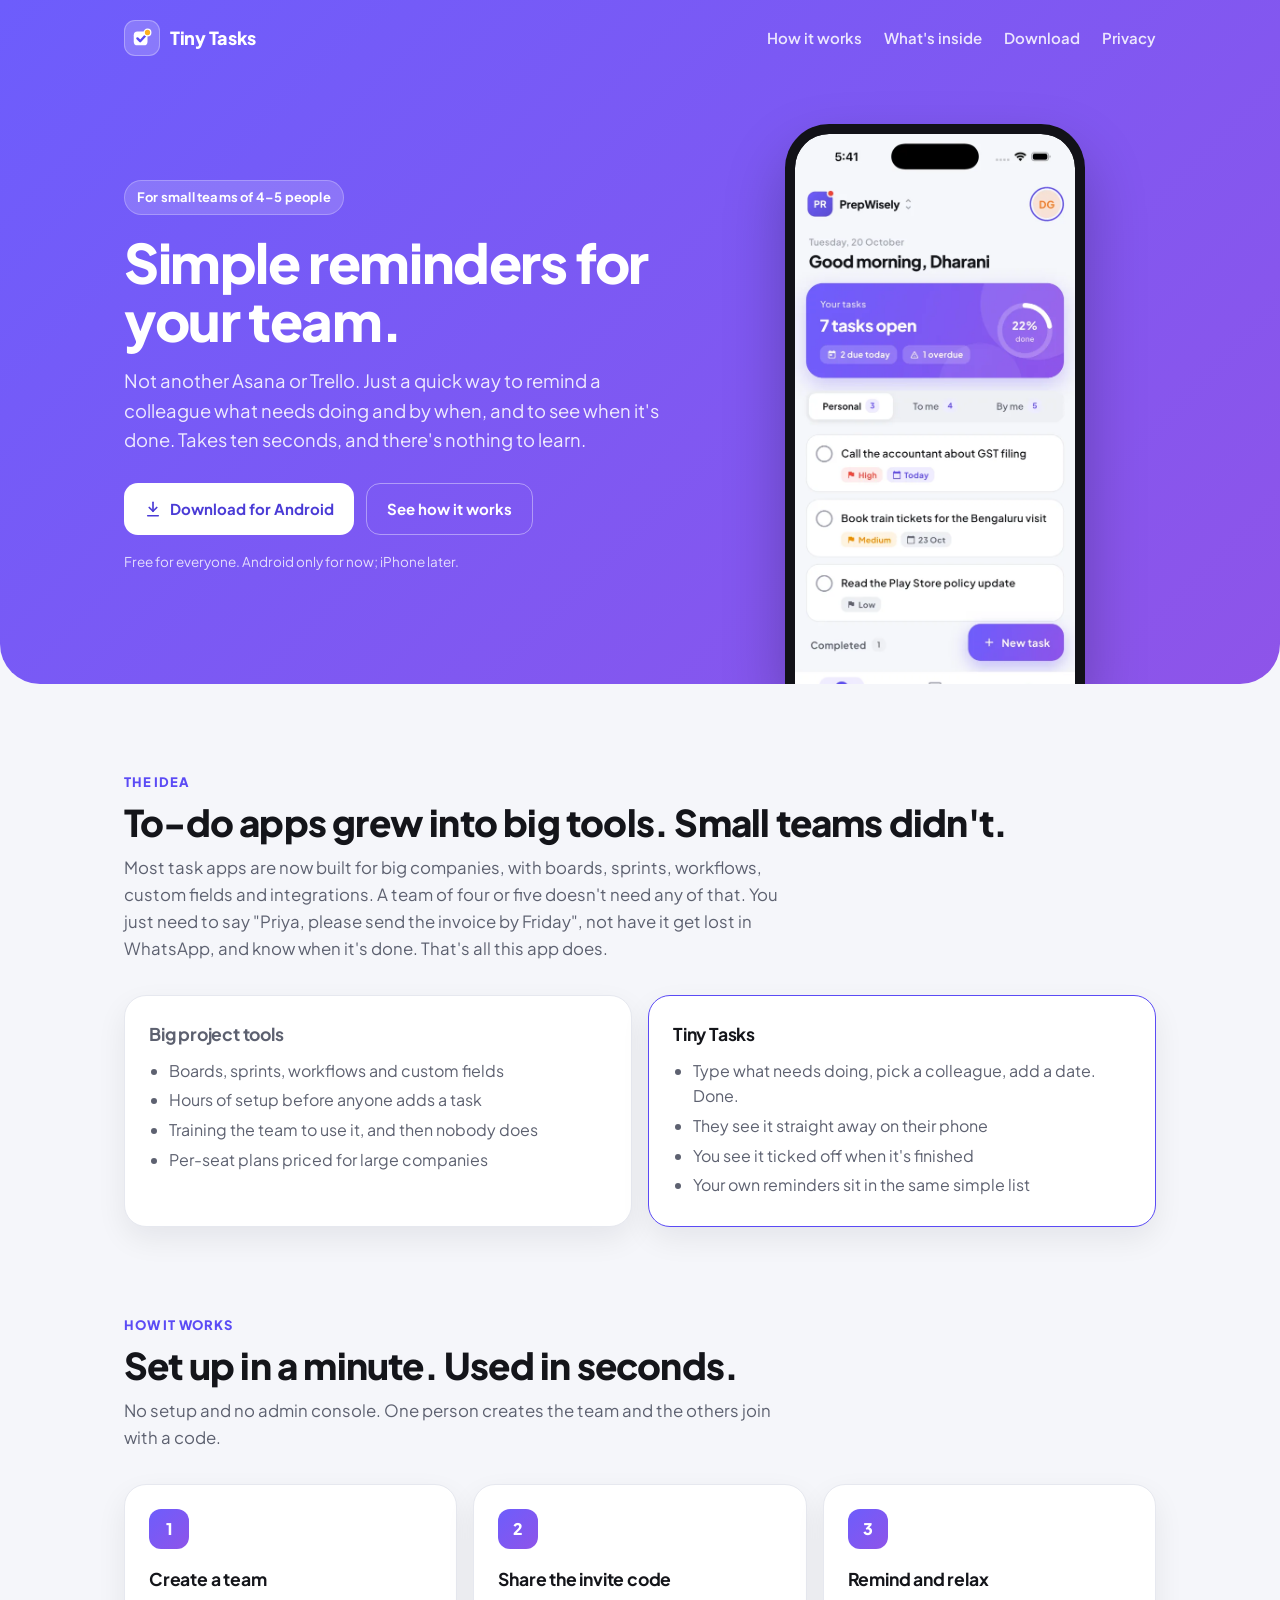
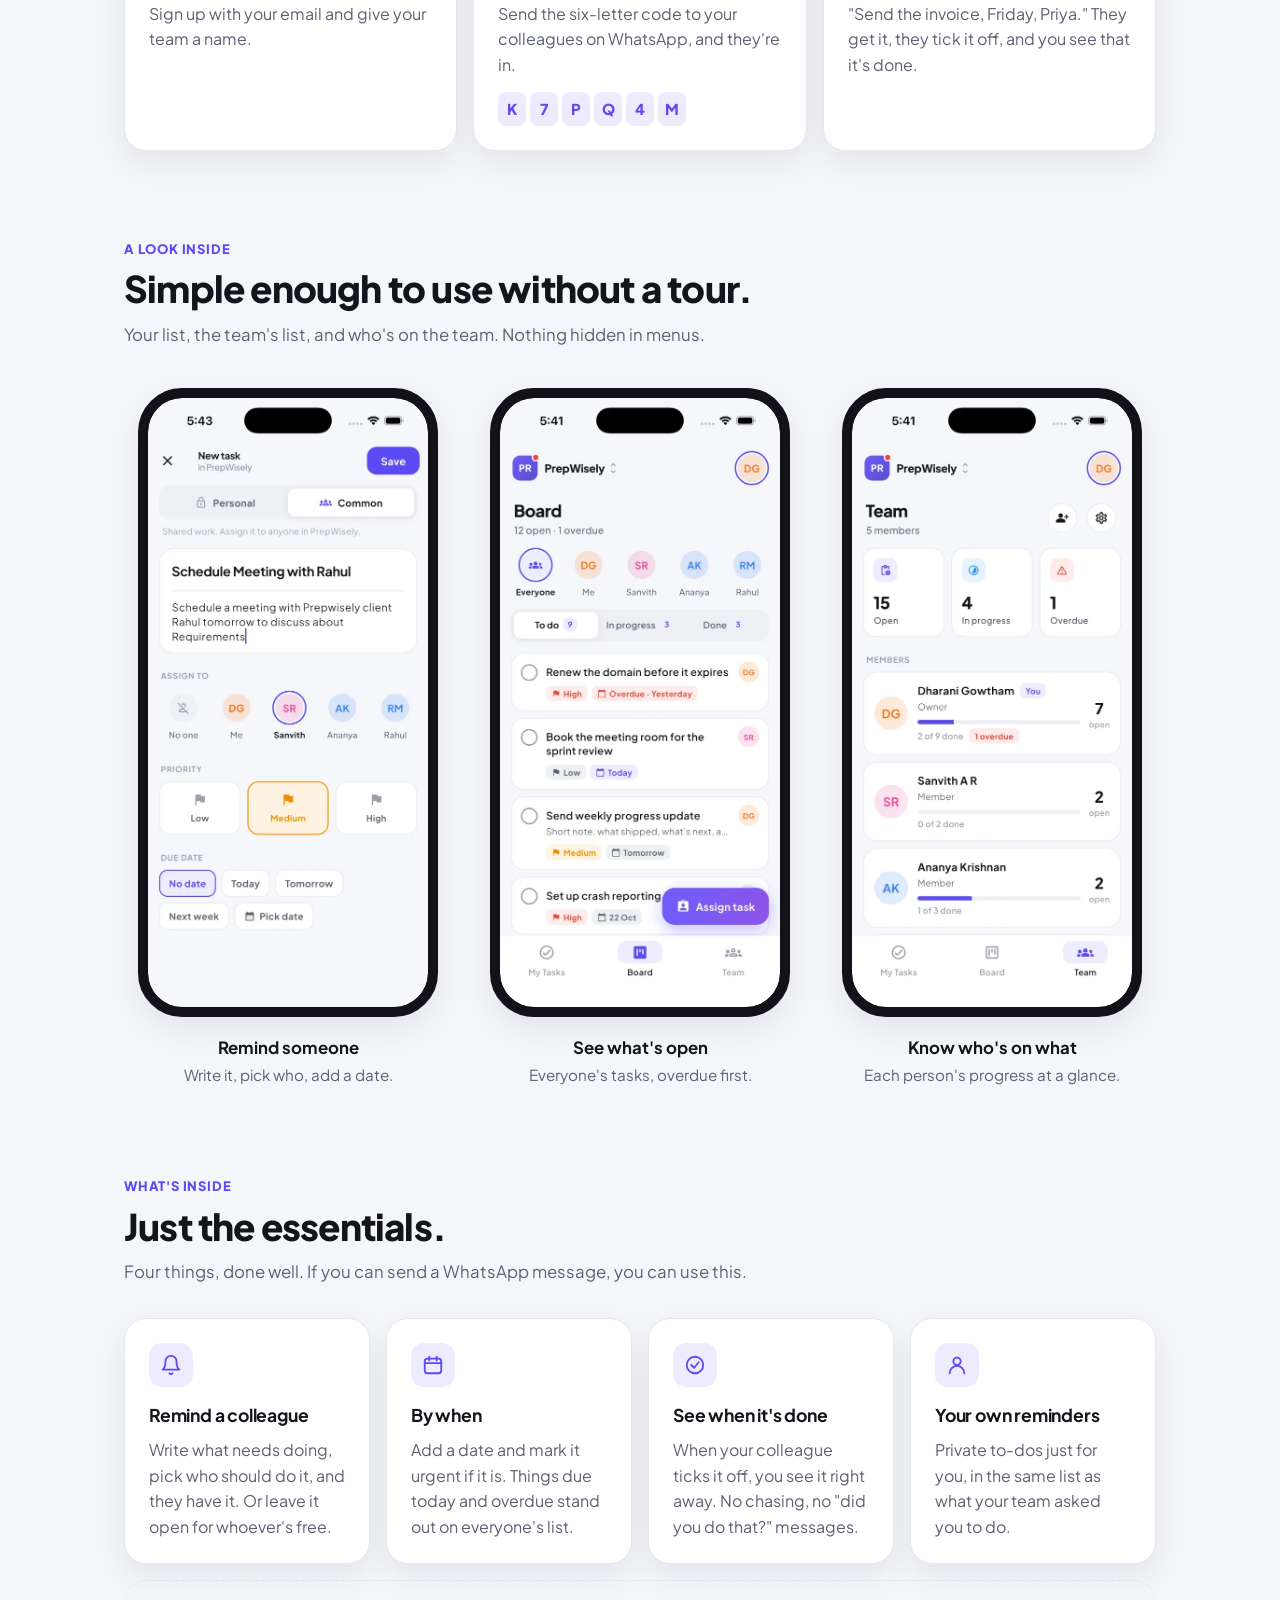
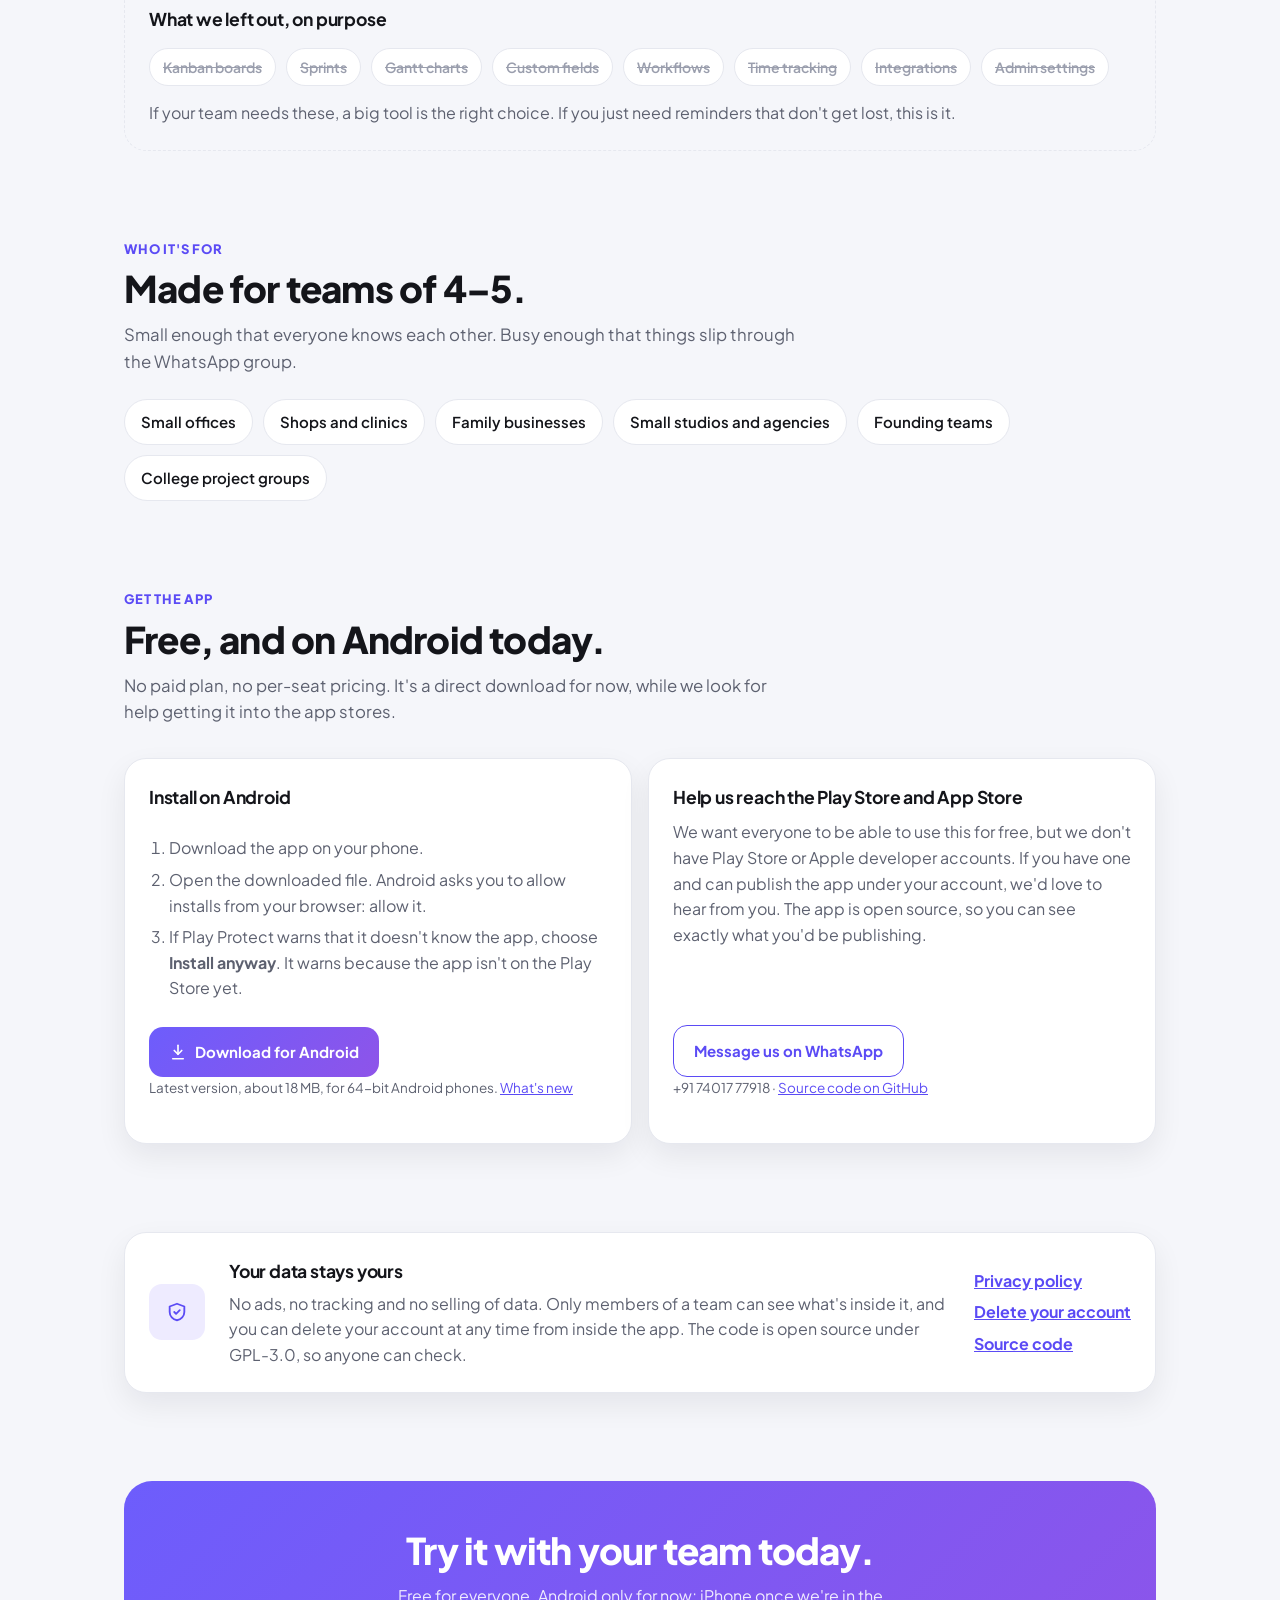
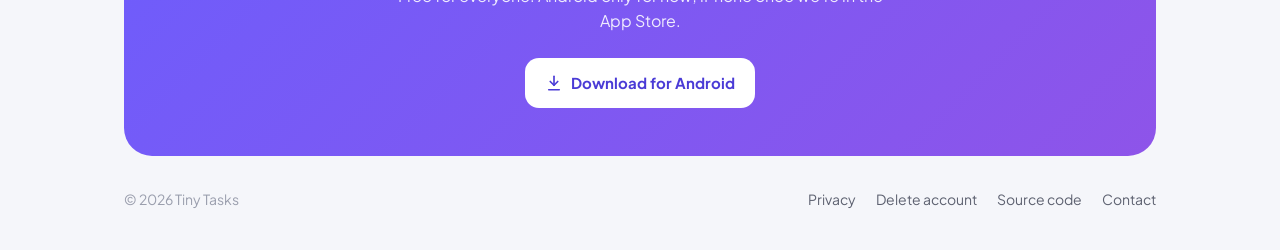
<file: docs/index.html>
<!doctype html>
<html lang="en">
<head>
  <meta charset="utf-8">
  <meta name="viewport" content="width=device-width, initial-scale=1">
  <title>Tiny Tasks</title>
  <meta name="description" content="Tiny Tasks is a simple reminder app for small teams of 4–5. Remind a colleague what needs doing and when, and see when it's done. No boards, no setup, nothing to learn.">
  <meta property="og:title" content="Tiny Tasks">
  <meta property="og:description" content="Simple reminders for small teams. Not another Asana or Trello.">
  <link rel="icon" type="image/png" href="icon.png">
  <link rel="preconnect" href="https://fonts.googleapis.com">
  <link rel="preconnect" href="https://fonts.gstatic.com" crossorigin>
  <link href="https://fonts.googleapis.com/css2?family=Plus+Jakarta+Sans:wght@400;500;600;700;800&display=swap" rel="stylesheet">
  <style>
    :root {
      --canvas: #f5f6fa;
      --surface: #ffffff;
      --surface-muted: #eef0f5;
      --border: #e6e8ef;
      --text: #14151a;
      --text-2: #5d6170;
      --muted: #9a9ead;
      --brand: #5b4bf5;
      --brand-soft: #eeebff;
      --grad: linear-gradient(135deg, #6d5dfc, #8e54e9);
      --success: #12b76a;
      --success-soft: #e5f7ee;
      --warning: #f08c00;
      --warning-soft: #fef3e2;
      --info: #2e90fa;
      --info-soft: #e6f1fe;
      --danger: #f04438;
      --shadow: 0 12px 30px rgba(20, 21, 26, 0.07);
    }
    @media (prefers-color-scheme: dark) {
      :root {
        --canvas: #0e0f13;
        --surface: #17181d;
        --surface-muted: #21232a;
        --border: #2a2c35;
        --text: #f3f4f7;
        --text-2: #a5a9b8;
        --muted: #6b6f7e;
        --brand: #8b7dff;
        --brand-soft: #262046;
        --grad: linear-gradient(135deg, #5b4bf5, #7b3fd9);
        --success: #32d583;
        --success-soft: #10291e;
        --warning: #fdb022;
        --warning-soft: #2e2210;
        --info: #53b1fd;
        --info-soft: #102538;
        --danger: #f97066;
        --shadow: 0 12px 30px rgba(0, 0, 0, 0.35);
      }
    }
    * { box-sizing: border-box; }
    html { scroll-behavior: smooth; }
    body {
      margin: 0;
      background: var(--canvas);
      color: var(--text);
      font: 16px/1.6 "Plus Jakarta Sans", -apple-system, BlinkMacSystemFont, "Segoe UI", Roboto, sans-serif;
      -webkit-font-smoothing: antialiased;
    }
    a { color: var(--brand); }
    .wrap { max-width: 1080px; margin: 0 auto; padding: 0 24px; }
    @media (max-width: 600px) { .wrap { padding: 0 16px; } }

    /* Hero */
    .hero {
      background: var(--grad);
      color: #fff;
      border-radius: 0 0 40px 40px;
      overflow: hidden;
    }
    nav {
      display: flex; align-items: center; justify-content: space-between;
      padding: 20px 0;
    }
    .logo { display: flex; align-items: center; gap: 10px; font-weight: 800; font-size: 18px; letter-spacing: -0.3px; color: #fff; text-decoration: none; }
    .logo-mark {
      width: 36px; height: 36px; border-radius: 11px;
      background: rgba(255,255,255,0.18); border: 1px solid rgba(255,255,255,0.3);
      display: grid; place-items: center;
    }
    nav .links { display: flex; gap: 22px; }
    nav .links a { color: rgba(255,255,255,0.85); text-decoration: none; font-weight: 600; font-size: 15px; }
    nav .links a:hover { color: #fff; }
    @media (max-width: 600px) { nav .links { display: none; } }

    .hero-grid {
      display: grid; grid-template-columns: 1.1fr 0.9fr; gap: 48px; align-items: center;
      padding: 48px 0 0;
    }
    @media (max-width: 860px) {
      .hero-grid { grid-template-columns: 1fr; gap: 40px; padding-top: 24px; text-align: center; }
    }
    .eyebrow {
      display: inline-block; padding: 6px 12px; border-radius: 999px;
      background: rgba(255,255,255,0.16); border: 1px solid rgba(255,255,255,0.25);
      font-size: 13px; font-weight: 700; letter-spacing: 0.2px;
    }
    h1 {
      font-size: clamp(2.2rem, 5vw, 3.4rem); line-height: 1.08; letter-spacing: -1.4px;
      margin: 18px 0 16px; font-weight: 800;
    }
    .lede { font-size: 1.15rem; color: rgba(255,255,255,0.88); max-width: 34em; margin: 0 0 28px; }
    @media (max-width: 860px) { .lede { margin-left: auto; margin-right: auto; } }
    .cta { display: flex; gap: 12px; flex-wrap: wrap; padding-bottom: 56px; }
    @media (max-width: 860px) { .cta { justify-content: center; } }
    .btn {
      display: inline-flex; align-items: center; gap: 8px;
      padding: 13px 20px; border-radius: 14px; font-weight: 700; font-size: 15px; text-decoration: none;
    }
    .btn-light { background: #fff; color: #4a3bd6; }
    .btn-ghost { color: #fff; border: 1px solid rgba(255,255,255,0.4); }
    .soon { font-size: 13.5px; color: rgba(255,255,255,0.8); margin: -40px 0 56px; }

    /* Phones: real app screenshots (600 × 1305, 2× for ~300px wide) */
    .phone-col { display: flex; justify-content: center; align-self: end; }
    .phone {
      width: 300px; max-width: 100%;
      background: #121218; border: 10px solid #121218;
      border-radius: 44px; overflow: hidden;
      box-shadow: 0 30px 60px rgba(0,0,0,0.25);
    }
    .phone img { display: block; width: 100%; height: auto; border-radius: 34px; }
    /* In the hero the phone rises out of the bottom edge, cropped. */
    .hero .phone { height: 560px; border-bottom: 0; border-radius: 44px 44px 0 0; }
    .hero .phone img { border-radius: 34px 34px 0 0; }
    @media (max-width: 600px) { .hero .phone { height: 480px; } }

    .shots {
      display: grid; grid-template-columns: repeat(3, 1fr); gap: 24px;
      margin-top: 40px; justify-items: center;
    }
    .shots figure { margin: 0; width: 100%; max-width: 300px; }
    .shots .phone { width: 100%; box-shadow: var(--shadow); }
    .shots figcaption { margin-top: 18px; text-align: center; }
    .shots figcaption b { display: block; font-size: 1.05rem; }
    .shots figcaption span { color: var(--text-2); font-size: 0.95rem; }
    /* Phones side by side don't fit: swipe through them instead. */
    @media (max-width: 860px) {
      .shots {
        display: flex; gap: 16px; overflow-x: auto; scroll-snap-type: x mandatory;
        margin-left: -24px; margin-right: -24px; padding: 0 24px 12px;
        scrollbar-width: none;
      }
      .shots::-webkit-scrollbar { display: none; }
      .shots figure { flex: 0 0 240px; scroll-snap-align: center; }
    }
    @media (max-width: 600px) {
      .shots { margin-left: -16px; margin-right: -16px; padding: 0 16px 12px; }
    }

    /* Sections */
    section { padding: 88px 0 0; }
    @media (max-width: 600px) { section { padding-top: 64px; } }
    .kicker { color: var(--brand); font-weight: 800; font-size: 13px; letter-spacing: 0.8px; text-transform: uppercase; }
    h2 { font-size: clamp(1.7rem, 3.4vw, 2.3rem); line-height: 1.15; letter-spacing: -0.8px; margin: 8px 0 12px; font-weight: 800; }
    .sub { color: var(--text-2); font-size: 1.05rem; max-width: 40em; margin: 0; }

    .problem {
      display: grid; grid-template-columns: 1fr 1fr; gap: 16px; margin-top: 32px;
    }
    @media (max-width: 760px) { .problem { grid-template-columns: 1fr; } }
    .card {
      background: var(--surface); border: 1px solid var(--border); border-radius: 22px;
      padding: 24px; box-shadow: var(--shadow);
    }
    .card h3 { margin: 0 0 8px; font-size: 1.1rem; letter-spacing: -0.2px; }
    .card p { margin: 0; color: var(--text-2); }
    .card ul { margin: 10px 0 0; padding-left: 20px; color: var(--text-2); }
    .card li { margin: 4px 0; }
    .card.before h3 { color: var(--text-2); }
    .card.after { border-color: var(--brand); }

    .steps { display: grid; grid-template-columns: repeat(3, 1fr); gap: 16px; margin-top: 32px; counter-reset: s; }
    @media (max-width: 860px) { .steps { grid-template-columns: 1fr; } }
    .step .num {
      width: 40px; height: 40px; border-radius: 12px; background: var(--grad); color: #fff;
      display: grid; place-items: center; font-weight: 800; margin-bottom: 16px;
    }
    .code {
      display: inline-flex; gap: 4px; margin-top: 14px;
    }
    .code span {
      width: 28px; height: 34px; border-radius: 8px; background: var(--brand-soft); color: var(--brand);
      display: grid; place-items: center; font-weight: 800; font-size: 15px;
    }

    .features { display: grid; grid-template-columns: repeat(4, 1fr); gap: 16px; margin-top: 32px; }
    @media (max-width: 960px) { .features { grid-template-columns: 1fr 1fr; } }
    .leftout { margin-top: 16px; box-shadow: none; background: transparent; border-style: dashed; }
    .leftout .who { margin: 14px 0; }
    .leftout .pill { text-decoration: line-through; color: var(--muted); font-size: 14px; padding: 7px 13px; }
    @media (max-width: 560px) { .features { grid-template-columns: 1fr; } }
    .icon {
      width: 44px; height: 44px; border-radius: 13px; background: var(--brand-soft); color: var(--brand);
      display: grid; place-items: center; margin-bottom: 14px;
    }
    .icon svg { width: 22px; height: 22px; }

    .who { display: flex; flex-wrap: wrap; gap: 10px; margin-top: 24px; }
    .pill {
      padding: 10px 16px; border-radius: 999px; background: var(--surface); border: 1px solid var(--border);
      font-weight: 600; font-size: 15px;
    }

    .trust {
      display: grid; grid-template-columns: auto 1fr auto; gap: 24px; align-items: center;
    }
    @media (max-width: 760px) { .trust { grid-template-columns: 1fr; } }
    .trust .icon { margin: 0; width: 56px; height: 56px; }
    .trust h3 { margin: 0 0 6px; }
    .trust .links { display: flex; flex-direction: column; gap: 6px; font-weight: 700; }

    .get { display: grid; grid-template-columns: 1fr 1fr; gap: 16px; margin-top: 32px; }
    @media (max-width: 760px) { .get { grid-template-columns: 1fr; } }
    .get .card { display: flex; flex-direction: column; align-items: flex-start; }
    .get ol { margin: 10px 0 20px; padding-left: 20px; color: var(--text-2); }
    .get li { margin: 6px 0; }
    .get .card p { margin-bottom: 20px; }
    .get .btn { margin-top: auto; }
    .btn-brand { background: var(--grad); color: #fff; }
    .btn-outline { color: var(--brand); border: 1px solid var(--brand); }
    .fine { font-size: 13.5px; color: var(--muted); margin: 12px 0 0; }

    .final {
      margin-top: 88px; background: var(--grad); color: #fff; border-radius: 28px;
      padding: 48px 32px; text-align: center;
    }
    @media (max-width: 600px) { .final { margin-top: 64px; padding: 36px 20px; } }
    .final h2 { color: #fff; margin-top: 0; }
    .final p { color: rgba(255,255,255,0.88); margin: 0 auto 24px; max-width: 32em; }

    footer {
      display: flex; justify-content: space-between; flex-wrap: wrap; gap: 12px;
      padding: 32px 0 40px; color: var(--muted); font-size: 14px;
    }
    footer a { color: var(--text-2); text-decoration: none; margin-left: 18px; }
    footer a:first-child { margin-left: 0; }
    footer a:hover { color: var(--brand); }
  </style>
</head>
<body>

<header class="hero">
  <div class="wrap">
    <nav>
      <a class="logo" href="#">
        <span class="logo-mark">
          <svg width="22" height="22" viewBox="0 0 24 24" aria-hidden="true"><rect x="3" y="5" width="15" height="15" rx="4" fill="#fff"/><path d="m7 12.5 3 3 5.5-6" fill="none" stroke="#5b4bf5" stroke-width="2.6" stroke-linecap="round" stroke-linejoin="round"/><circle cx="18" cy="6" r="3.6" fill="#fdb022" stroke="#fff" stroke-width="1.4"/></svg>
        </span>
        Tiny Tasks
      </a>
      <div class="links">
        <a href="#how">How it works</a>
        <a href="#features">What's inside</a>
        <a href="#download">Download</a>
        <a href="privacy.html">Privacy</a>
      </div>
    </nav>

    <div class="hero-grid">
      <div>
        <span class="eyebrow">For small teams of 4–5 people</span>
        <h1>Simple reminders for your team.</h1>
        <p class="lede">Not another Asana or Trello. Just a quick way to remind a colleague
        what needs doing and by when, and to see when it's done. Takes ten seconds,
        and there's nothing to learn.</p>
        <div class="cta">
          <a class="btn btn-light" href="https://github.com/dharanish01g/prep_admin/releases/latest/download/prepwisely-team.apk"><svg width="18" height="18" viewBox="0 0 24 24" fill="none" stroke="currentColor" stroke-width="2.2" stroke-linecap="round" stroke-linejoin="round" aria-hidden="true"><path d="M12 3v12"/><path d="m7 10 5 5 5-5"/><path d="M5 21h14"/></svg>Download for Android</a>
          <a class="btn btn-ghost" href="#how">See how it works</a>
        </div>
        <p class="soon">Free for everyone. Android only for now; iPhone later.</p>
      </div>

      <div class="phone-col">
        <div class="phone">
          <img src="img/my-tasks.webp" width="600" height="1305"
            alt="My Tasks screen: 7 tasks open, 2 due today and 1 overdue, with a list of personal to-dos">
        </div>
      </div>
    </div>
  </div>
</header>

<main class="wrap">

  <section>
    <div class="kicker">The idea</div>
    <h2>To-do apps grew into big tools. Small teams didn't.</h2>
    <p class="sub">Most task apps are now built for big companies, with boards,
    sprints, workflows, custom fields and integrations. A team of four or five
    doesn't need any of that. You just need to say "Priya, please send the
    invoice by Friday", not have it get lost in WhatsApp, and know when it's
    done. That's all this app does.</p>

    <div class="problem">
      <div class="card before">
        <h3>Big project tools</h3>
        <ul>
          <li>Boards, sprints, workflows and custom fields</li>
          <li>Hours of setup before anyone adds a task</li>
          <li>Training the team to use it, and then nobody does</li>
          <li>Per-seat plans priced for large companies</li>
        </ul>
      </div>
      <div class="card after">
        <h3>Tiny Tasks</h3>
        <ul>
          <li>Type what needs doing, pick a colleague, add a date. Done.</li>
          <li>They see it straight away on their phone</li>
          <li>You see it ticked off when it's finished</li>
          <li>Your own reminders sit in the same simple list</li>
        </ul>
      </div>
    </div>
  </section>

  <section id="how">
    <div class="kicker">How it works</div>
    <h2>Set up in a minute. Used in seconds.</h2>
    <p class="sub">No setup and no admin console. One person creates the team and
    the others join with a code.</p>

    <div class="steps">
      <div class="card step">
        <div class="num">1</div>
        <h3>Create a team</h3>
        <p>Sign up with your email and give your team a name.</p>
      </div>
      <div class="card step">
        <div class="num">2</div>
        <h3>Share the invite code</h3>
        <p>Send the six-letter code to your colleagues on WhatsApp, and
        they're in.</p>
        <div class="code" aria-label="Example code K7PQ4M"><span>K</span><span>7</span><span>P</span><span>Q</span><span>4</span><span>M</span></div>
      </div>
      <div class="card step">
        <div class="num">3</div>
        <h3>Remind and relax</h3>
        <p>"Send the invoice, Friday, Priya." They get it, they tick it off, and
        you see that it's done.</p>
      </div>
    </div>
  </section>

  <section id="screens">
    <div class="kicker">A look inside</div>
    <h2>Simple enough to use without a tour.</h2>
    <p class="sub">Your list, the team's list, and who's on the team. Nothing
    hidden in menus.</p>

    <div class="shots">
      <figure>
        <div class="phone"><img src="img/new-task.webp" width="600" height="1305" loading="lazy"
          alt="New task form: a title and note, a teammate picked under Assign to, priority and due date"></div>
        <figcaption><b>Remind someone</b><span>Write it, pick who, add a date.</span></figcaption>
      </figure>
      <figure>
        <div class="phone"><img src="img/board.webp" width="600" height="1305" loading="lazy"
          alt="Board screen: everyone's open tasks, filterable by person, with overdue and due-today tasks marked"></div>
        <figcaption><b>See what's open</b><span>Everyone's tasks, overdue first.</span></figcaption>
      </figure>
      <figure>
        <div class="phone"><img src="img/team.webp" width="600" height="1305" loading="lazy"
          alt="Team screen: open, in progress and overdue counts, and each member's progress"></div>
        <figcaption><b>Know who's on what</b><span>Each person's progress at a glance.</span></figcaption>
      </figure>
    </div>
  </section>

  <section id="features">
    <div class="kicker">What's inside</div>
    <h2>Just the essentials.</h2>
    <p class="sub">Four things, done well. If you can send a WhatsApp message, you
    can use this.</p>

    <div class="features">
      <div class="card">
        <div class="icon"><svg viewBox="0 0 24 24" fill="none" stroke="currentColor" stroke-width="2" stroke-linecap="round" stroke-linejoin="round"><path d="M6 8a6 6 0 0 1 12 0c0 7 3 9 3 9H3s3-2 3-9"/><path d="M10.3 21a1.94 1.94 0 0 0 3.4 0"/></svg></div>
        <h3>Remind a colleague</h3>
        <p>Write what needs doing, pick who should do it, and they have it. Or leave
        it open for whoever's free.</p>
      </div>
      <div class="card">
        <div class="icon"><svg viewBox="0 0 24 24" fill="none" stroke="currentColor" stroke-width="2" stroke-linecap="round" stroke-linejoin="round"><rect x="3" y="5" width="18" height="16" rx="3"/><path d="M3 10h18M8 3v4M16 3v4"/></svg></div>
        <h3>By when</h3>
        <p>Add a date and mark it urgent if it is. Things due today and overdue
        stand out on everyone's list.</p>
      </div>
      <div class="card">
        <div class="icon"><svg viewBox="0 0 24 24" fill="none" stroke="currentColor" stroke-width="2" stroke-linecap="round" stroke-linejoin="round"><circle cx="12" cy="12" r="9"/><path d="m8 12 3 3 5-6"/></svg></div>
        <h3>See when it's done</h3>
        <p>When your colleague ticks it off, you see it right away. No chasing, no
        "did you do that?" messages.</p>
      </div>
      <div class="card">
        <div class="icon"><svg viewBox="0 0 24 24" fill="none" stroke="currentColor" stroke-width="2" stroke-linecap="round" stroke-linejoin="round"><circle cx="12" cy="8" r="4"/><path d="M4 21a8 8 0 0 1 16 0"/></svg></div>
        <h3>Your own reminders</h3>
        <p>Private to-dos just for you, in the same list as what your team asked
        you to do.</p>
      </div>
    </div>

    <div class="card leftout">
      <h3>What we left out, on purpose</h3>
      <div class="who">
        <span class="pill">Kanban boards</span>
        <span class="pill">Sprints</span>
        <span class="pill">Gantt charts</span>
        <span class="pill">Custom fields</span>
        <span class="pill">Workflows</span>
        <span class="pill">Time tracking</span>
        <span class="pill">Integrations</span>
        <span class="pill">Admin settings</span>
      </div>
      <p>If your team needs these, a big tool is the right choice. If you just need
      reminders that don't get lost, this is it.</p>
    </div>
  </section>

  <section>
    <div class="kicker">Who it's for</div>
    <h2>Made for teams of 4–5.</h2>
    <p class="sub">Small enough that everyone knows each other. Busy enough that
    things slip through the WhatsApp group.</p>
    <div class="who">
      <span class="pill">Small offices</span>
      <span class="pill">Shops and clinics</span>
      <span class="pill">Family businesses</span>
      <span class="pill">Small studios and agencies</span>
      <span class="pill">Founding teams</span>
      <span class="pill">College project groups</span>
    </div>
  </section>

  <section id="download">
    <div class="kicker">Get the app</div>
    <h2>Free, and on Android today.</h2>
    <p class="sub">No paid plan, no per-seat pricing. It's a direct download for
    now, while we look for help getting it into the app stores.</p>

    <div class="get">
      <div class="card">
        <h3>Install on Android</h3>
        <ol>
          <li>Download the app on your phone.</li>
          <li>Open the downloaded file. Android asks you to allow installs from
          your browser: allow it.</li>
          <li>If Play Protect warns that it doesn't know the app, choose
          <b>Install anyway</b>. It warns because the app isn't on the Play
          Store yet.</li>
        </ol>
        <a class="btn btn-brand" href="https://github.com/dharanish01g/prep_admin/releases/latest/download/prepwisely-team.apk"><svg width="18" height="18" viewBox="0 0 24 24" fill="none" stroke="currentColor" stroke-width="2.2" stroke-linecap="round" stroke-linejoin="round" aria-hidden="true"><path d="M12 3v12"/><path d="m7 10 5 5 5-5"/><path d="M5 21h14"/></svg>Download for Android</a>
        <p class="fine">Latest version, about 18 MB, for 64-bit Android phones. <a href="https://github.com/dharanish01g/prep_admin/releases">What's new</a></p>
      </div>
      <div class="card">
        <h3>Help us reach the Play Store and App Store</h3>
        <p>We want everyone to be able to use this for free, but we don't have
        Play Store or Apple developer accounts. If you have one and can publish
        the app under your account, we'd love to hear from you. The app is open
        source, so you can see exactly what you'd be publishing.</p>
        <a class="btn btn-outline" href="https://wa.me/917401777918?text=Hi%2C%20I%20can%20help%20publish%20Tiny%20Tasks">Message us on WhatsApp</a>
        <p class="fine">+91 74017 77918 · <a href="https://github.com/dharanish01g/prep_admin">Source code on GitHub</a></p>
      </div>
    </div>
  </section>

  <section>
    <div class="card trust">
      <div class="icon"><svg viewBox="0 0 24 24" fill="none" stroke="currentColor" stroke-width="2" stroke-linecap="round" stroke-linejoin="round"><path d="M12 3 4 6v6c0 4.5 3.4 8.2 8 9 4.6-.8 8-4.5 8-9V6l-8-3Z"/><path d="m9 12 2 2 4-4"/></svg></div>
      <div>
        <h3>Your data stays yours</h3>
        <p>No ads, no tracking and no selling of data. Only members of a team can see
        what's inside it, and you can delete your account at any time from inside
        the app. The code is open source under GPL-3.0, so anyone can check.</p>
      </div>
      <div class="links">
        <a href="privacy.html">Privacy policy</a>
        <a href="delete-account.html">Delete your account</a>
        <a href="https://github.com/dharanish01g/prep_admin">Source code</a>
      </div>
    </div>
  </section>

  <div class="final">
    <h2>Try it with your team today.</h2>
    <p>Free for everyone. Android only for now; iPhone once we're in the App
    Store.</p>
    <a class="btn btn-light" href="https://github.com/dharanish01g/prep_admin/releases/latest/download/prepwisely-team.apk"><svg width="18" height="18" viewBox="0 0 24 24" fill="none" stroke="currentColor" stroke-width="2.2" stroke-linecap="round" stroke-linejoin="round" aria-hidden="true"><path d="M12 3v12"/><path d="m7 10 5 5 5-5"/><path d="M5 21h14"/></svg>Download for Android</a>
  </div>

  <footer>
    <span>© 2026 Tiny Tasks</span>
    <span>
      <a href="privacy.html">Privacy</a>
      <a href="delete-account.html">Delete account</a>
      <a href="https://github.com/dharanish01g/prep_admin">Source code</a>
      <a href="https://wa.me/917401777918">Contact</a>
    </span>
  </footer>
</main>

</body>
</html>
</file>
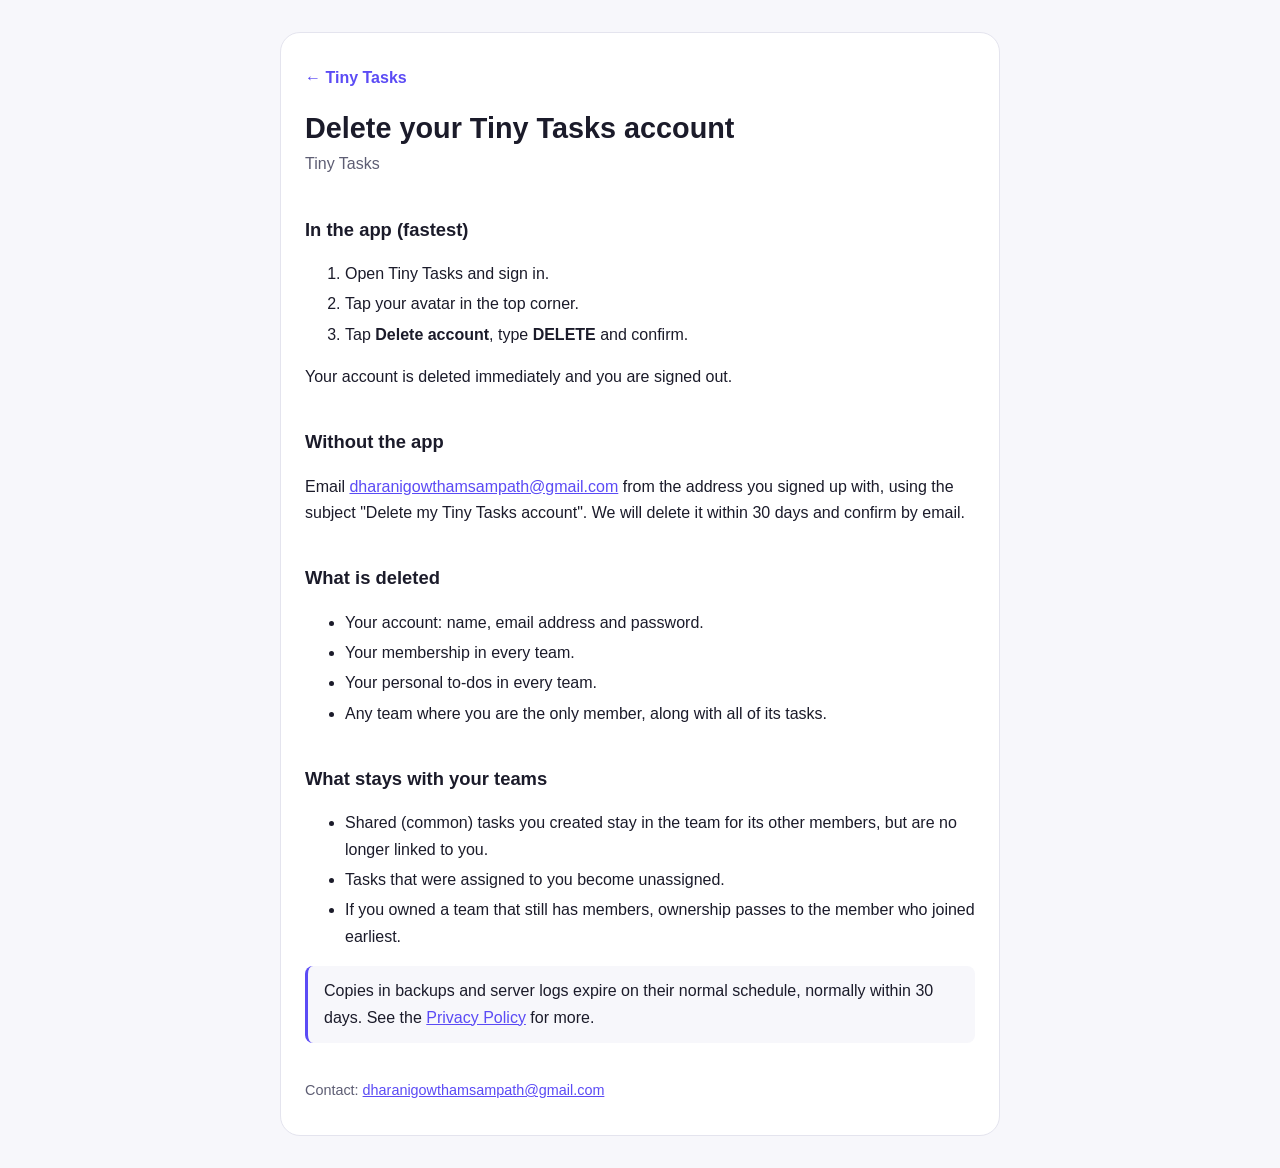
<file: docs/delete-account.html>
<!doctype html>
<html lang="en">
<head>
  <meta charset="utf-8">
  <meta name="viewport" content="width=device-width, initial-scale=1">
  <title>Delete Your Account – Tiny Tasks</title>
  <link rel="stylesheet" href="style.css">
</head>
<body>
<main>
  <a class="home" href="./">← Tiny Tasks</a>
  <h1>Delete your Tiny Tasks account</h1>
  <p class="meta">Tiny Tasks</p>

  <h2>In the app (fastest)</h2>
  <ol>
    <li>Open Tiny Tasks and sign in.</li>
    <li>Tap your avatar in the top corner.</li>
    <li>Tap <strong>Delete account</strong>, type <strong>DELETE</strong> and
    confirm.</li>
  </ol>
  <p>Your account is deleted immediately and you are signed out.</p>

  <h2>Without the app</h2>
  <p>Email <a href="mailto:dharanigowthamsampath@gmail.com?subject=Delete%20my%20Tiny%20Tasks%20account">dharanigowthamsampath@gmail.com</a>
  from the address you signed up with, using the subject "Delete my Tiny Tasks
  account". We will delete it within 30 days and confirm by email.</p>

  <h2>What is deleted</h2>
  <ul>
    <li>Your account: name, email address and password.</li>
    <li>Your membership in every team.</li>
    <li>Your personal to-dos in every team.</li>
    <li>Any team where you are the only member, along with all of its tasks.</li>
  </ul>

  <h2>What stays with your teams</h2>
  <ul>
    <li>Shared (common) tasks you created stay in the team for its other members,
    but are no longer linked to you.</li>
    <li>Tasks that were assigned to you become unassigned.</li>
    <li>If you owned a team that still has members, ownership passes to the
    member who joined earliest.</li>
  </ul>

  <p class="note">Copies in backups and server logs expire on their normal
  schedule, normally within 30 days. See the <a href="privacy.html">Privacy
  Policy</a> for more.</p>

  <footer>Contact: <a href="mailto:dharanigowthamsampath@gmail.com">dharanigowthamsampath@gmail.com</a></footer>
</main>
</body>
</html>
</file>
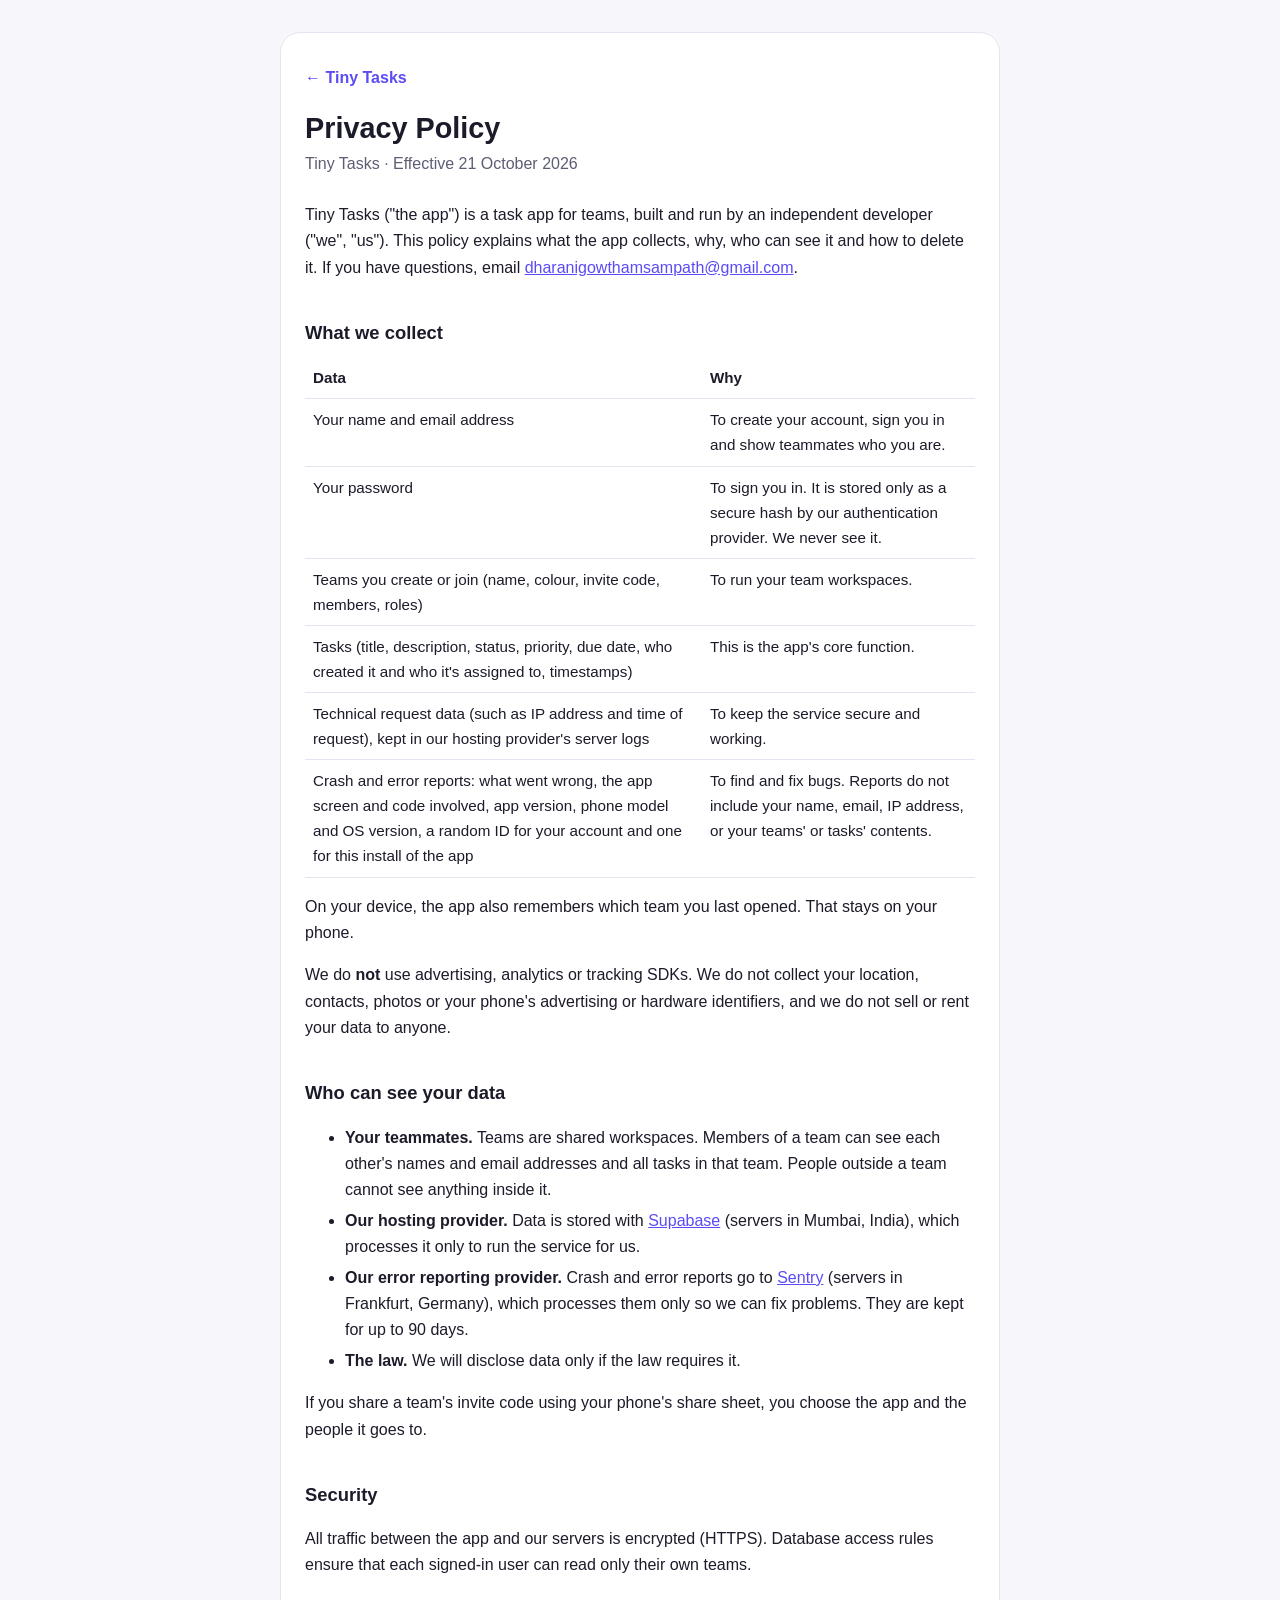
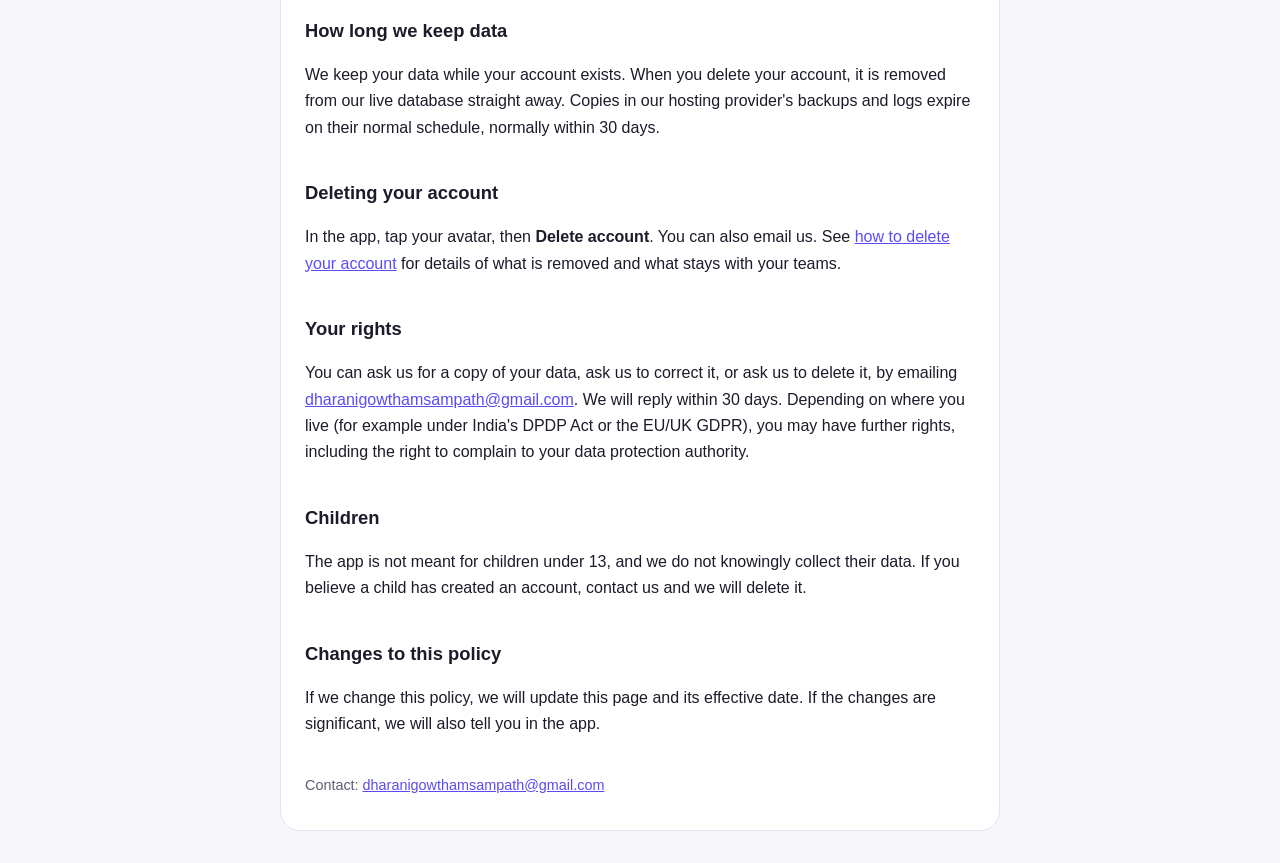
<file: docs/privacy.html>
<!doctype html>
<html lang="en">
<head>
  <meta charset="utf-8">
  <meta name="viewport" content="width=device-width, initial-scale=1">
  <title>Privacy Policy – Tiny Tasks</title>
  <link rel="stylesheet" href="style.css">
</head>
<body>
<main>
  <a class="home" href="./">← Tiny Tasks</a>
  <h1>Privacy Policy</h1>
  <p class="meta">Tiny Tasks · Effective 21 October 2026</p>

  <p>Tiny Tasks ("the app") is a task app for teams, built and run by an
  independent developer ("we", "us"). This policy explains what the app
  collects, why, who can see it and how to delete it. If you have questions,
  email <a href="mailto:dharanigowthamsampath@gmail.com">dharanigowthamsampath@gmail.com</a>.</p>

  <h2>What we collect</h2>
  <table>
    <tr><th>Data</th><th>Why</th></tr>
    <tr><td>Your name and email address</td>
        <td>To create your account, sign you in and show teammates who you are.</td></tr>
    <tr><td>Your password</td>
        <td>To sign you in. It is stored only as a secure hash by our
        authentication provider. We never see it.</td></tr>
    <tr><td>Teams you create or join (name, colour, invite code, members, roles)</td>
        <td>To run your team workspaces.</td></tr>
    <tr><td>Tasks (title, description, status, priority, due date, who created it
        and who it's assigned to, timestamps)</td>
        <td>This is the app's core function.</td></tr>
    <tr><td>Technical request data (such as IP address and time of request),
        kept in our hosting provider's server logs</td>
        <td>To keep the service secure and working.</td></tr>
    <tr><td>Crash and error reports: what went wrong, the app screen and code
        involved, app version, phone model and OS version, a random ID for
        your account and one for this install of the app</td>
        <td>To find and fix bugs. Reports do not include your name, email,
        IP address, or your teams' or tasks' contents.</td></tr>
  </table>
  <p>On your device, the app also remembers which team you last opened. That
  stays on your phone.</p>

  <p>We do <strong>not</strong> use advertising, analytics or tracking SDKs. We do
  not collect your location, contacts, photos or your phone's advertising or
  hardware identifiers, and we do not sell or rent your data to anyone.</p>

  <h2>Who can see your data</h2>
  <ul>
    <li><strong>Your teammates.</strong> Teams are shared workspaces. Members of a
    team can see each other's names and email addresses and all tasks in that
    team. People outside a team cannot see anything inside it.</li>
    <li><strong>Our hosting provider.</strong> Data is stored with
    <a href="https://supabase.com/privacy">Supabase</a> (servers in Mumbai, India),
    which processes it only to run the service for us.</li>
    <li><strong>Our error reporting provider.</strong> Crash and error reports go
    to <a href="https://sentry.io/privacy/">Sentry</a> (servers in Frankfurt,
    Germany), which processes them only so we can fix problems. They are kept
    for up to 90 days.</li>
    <li><strong>The law.</strong> We will disclose data only if the law requires
    it.</li>
  </ul>
  <p>If you share a team's invite code using your phone's share sheet, you choose
  the app and the people it goes to.</p>

  <h2>Security</h2>
  <p>All traffic between the app and our servers is encrypted (HTTPS). Database
  access rules ensure that each signed-in user can read only their own teams.</p>

  <h2>How long we keep data</h2>
  <p>We keep your data while your account exists. When you delete your account,
  it is removed from our live database straight away. Copies in our hosting
  provider's backups and logs expire on their normal schedule, normally within
  30 days.</p>

  <h2>Deleting your account</h2>
  <p>In the app, tap your avatar, then <strong>Delete account</strong>. You can also
  email us. See <a href="delete-account.html">how to delete your account</a> for
  details of what is removed and what stays with your teams.</p>

  <h2>Your rights</h2>
  <p>You can ask us for a copy of your data, ask us to correct it, or ask us to
  delete it, by emailing
  <a href="mailto:dharanigowthamsampath@gmail.com">dharanigowthamsampath@gmail.com</a>.
  We will reply within 30 days. Depending on where you live (for example under
  India's DPDP Act or the EU/UK GDPR), you may have further rights, including
  the right to complain to your data protection authority.</p>

  <h2>Children</h2>
  <p>The app is not meant for children under 13, and we do not knowingly collect
  their data. If you believe a child has created an account, contact us and we
  will delete it.</p>

  <h2>Changes to this policy</h2>
  <p>If we change this policy, we will update this page and its effective date.
  If the changes are significant, we will also tell you in the app.</p>

  <footer>Contact: <a href="mailto:dharanigowthamsampath@gmail.com">dharanigowthamsampath@gmail.com</a></footer>
</main>
</body>
</html>
</file>
<file: docs/style.css>
:root {
  --bg: #f7f7fb;
  --surface: #ffffff;
  --text: #1b1b2a;
  --muted: #5d5d73;
  --border: #e4e4ee;
  --accent: #5b4bf5;
}
@media (prefers-color-scheme: dark) {
  :root {
    --bg: #121219;
    --surface: #1b1b25;
    --text: #ececf3;
    --muted: #a3a3b8;
    --border: #2c2c3a;
    --accent: #8b7dff;
  }
}
* { box-sizing: border-box; }
body {
  margin: 0;
  background: var(--bg);
  color: var(--text);
  font: 16px/1.65 -apple-system, BlinkMacSystemFont, "Segoe UI", Roboto, sans-serif;
}
main {
  max-width: 720px;
  margin: 32px auto;
  padding: 32px 24px;
  background: var(--surface);
  border: 1px solid var(--border);
  border-radius: 20px;
}
@media (max-width: 760px) {
  main { margin: 0; border: 0; border-radius: 0; padding: 24px 16px; }
}
h1 { font-size: 1.8rem; line-height: 1.25; margin: 0 0 4px; }
h2 { font-size: 1.15rem; margin: 2em 0 0.5em; }
.meta { color: var(--muted); margin: 0 0 1.5em; }
a { color: var(--accent); }
li { margin: 0.25em 0; }
table { width: 100%; border-collapse: collapse; font-size: 0.95rem; }
th, td { text-align: left; vertical-align: top; padding: 8px; border-bottom: 1px solid var(--border); }
.note { padding: 12px 16px; border-left: 3px solid var(--accent); background: var(--bg); border-radius: 8px; }
footer { margin-top: 2.5em; color: var(--muted); font-size: 0.9rem; }
.home { display: inline-block; margin-bottom: 20px; font-weight: 600; text-decoration: none; }
</file>
